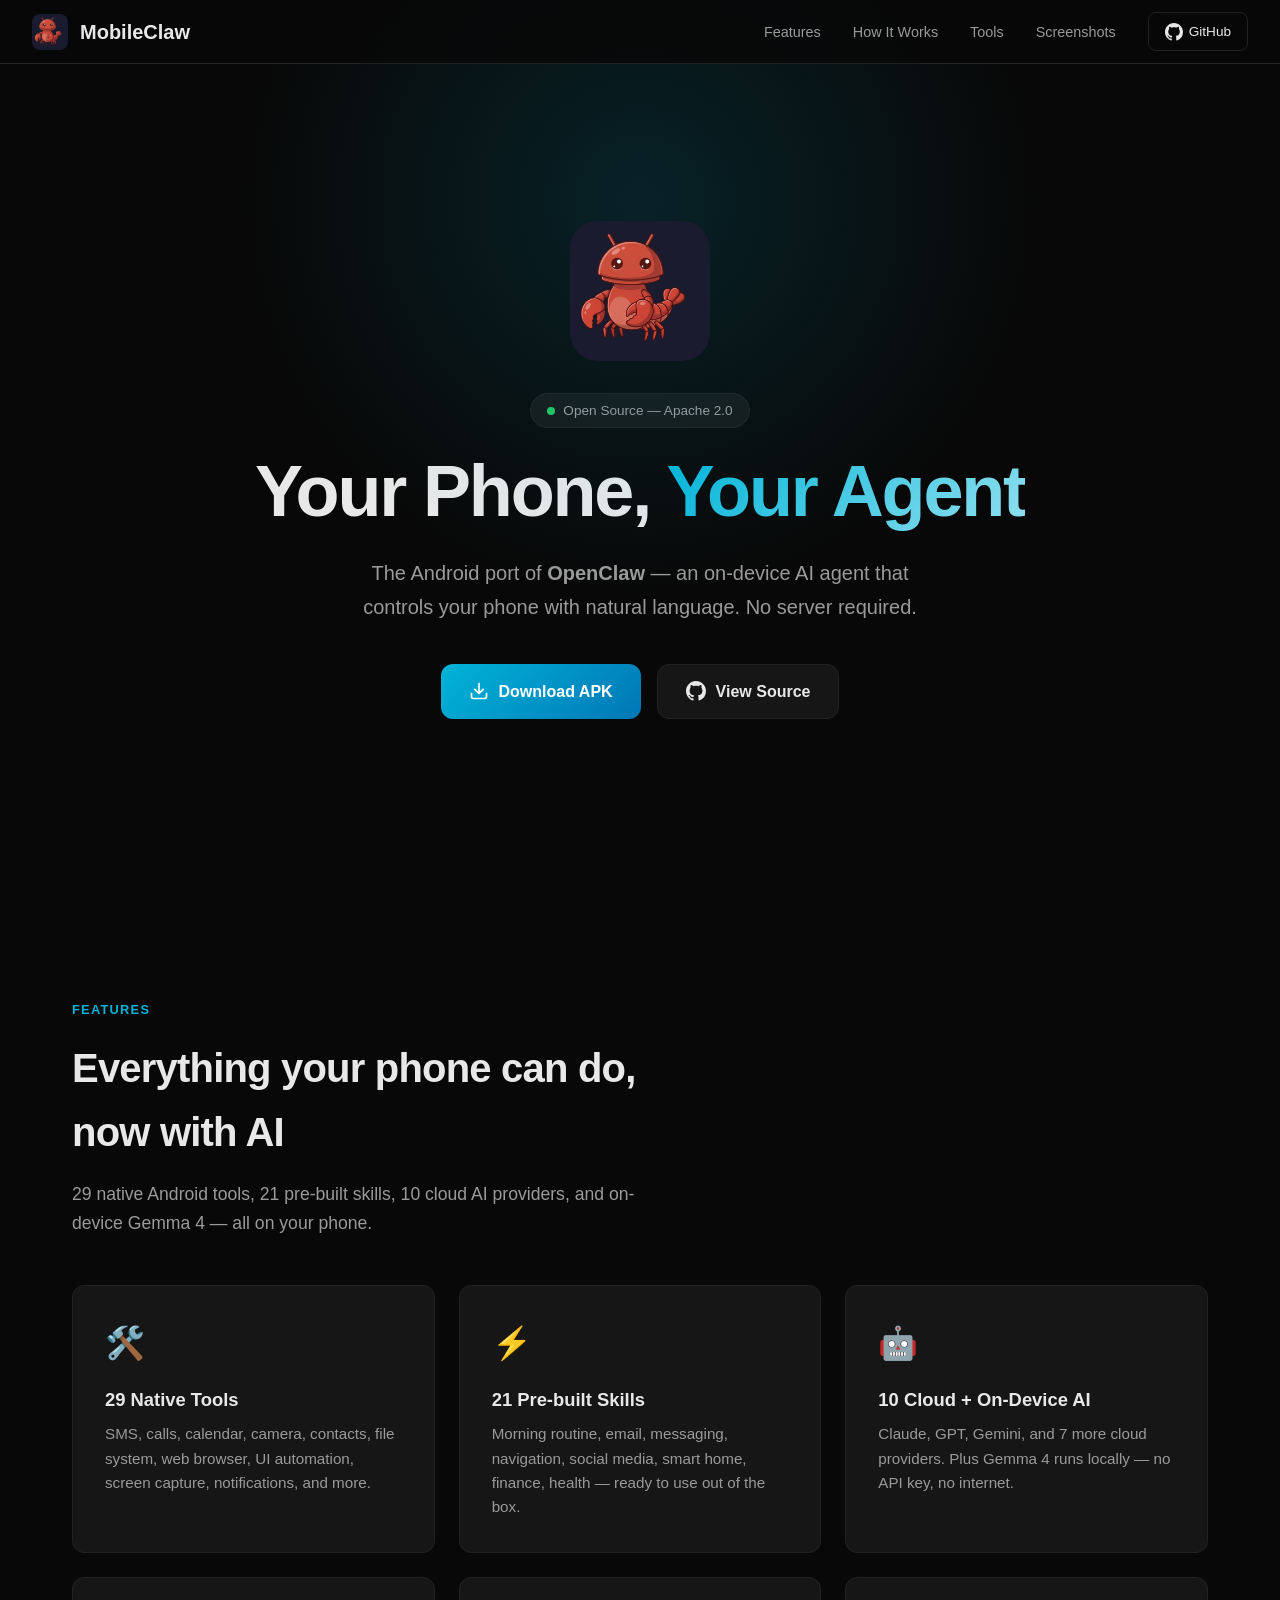
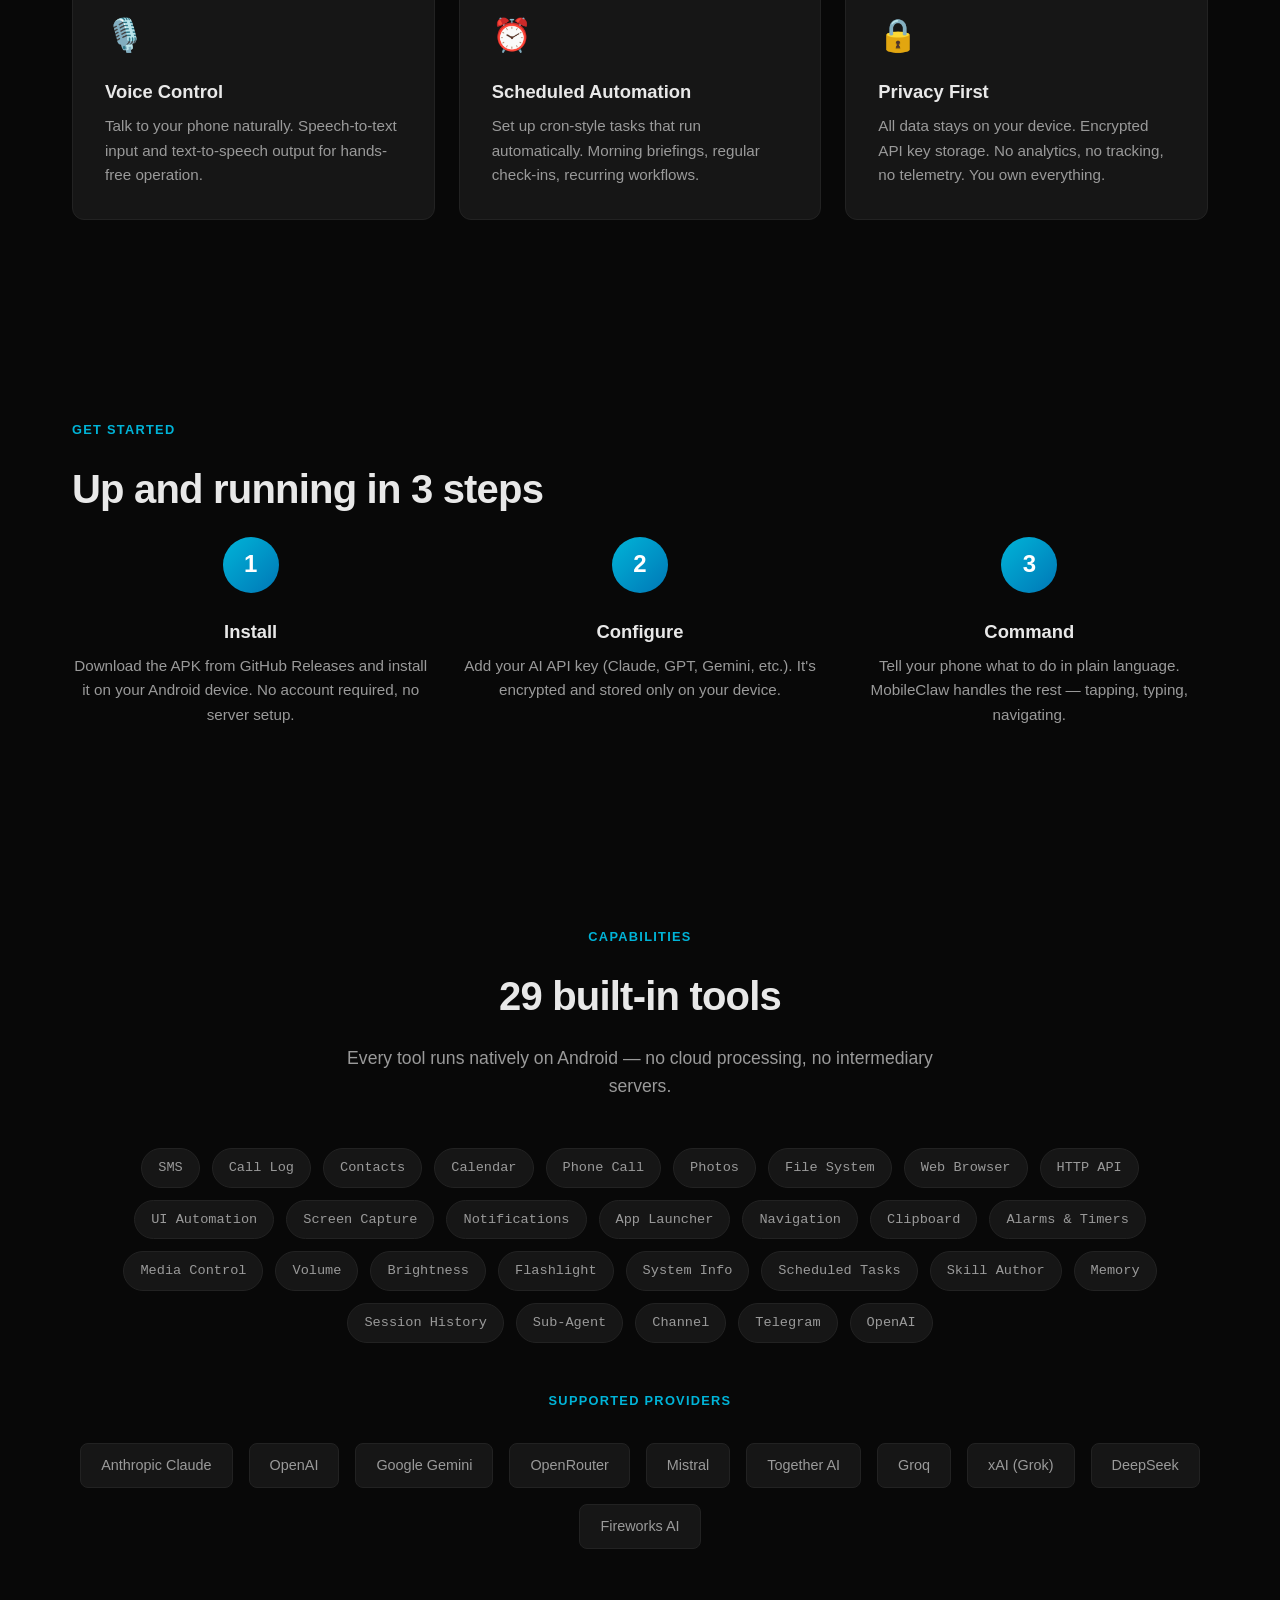
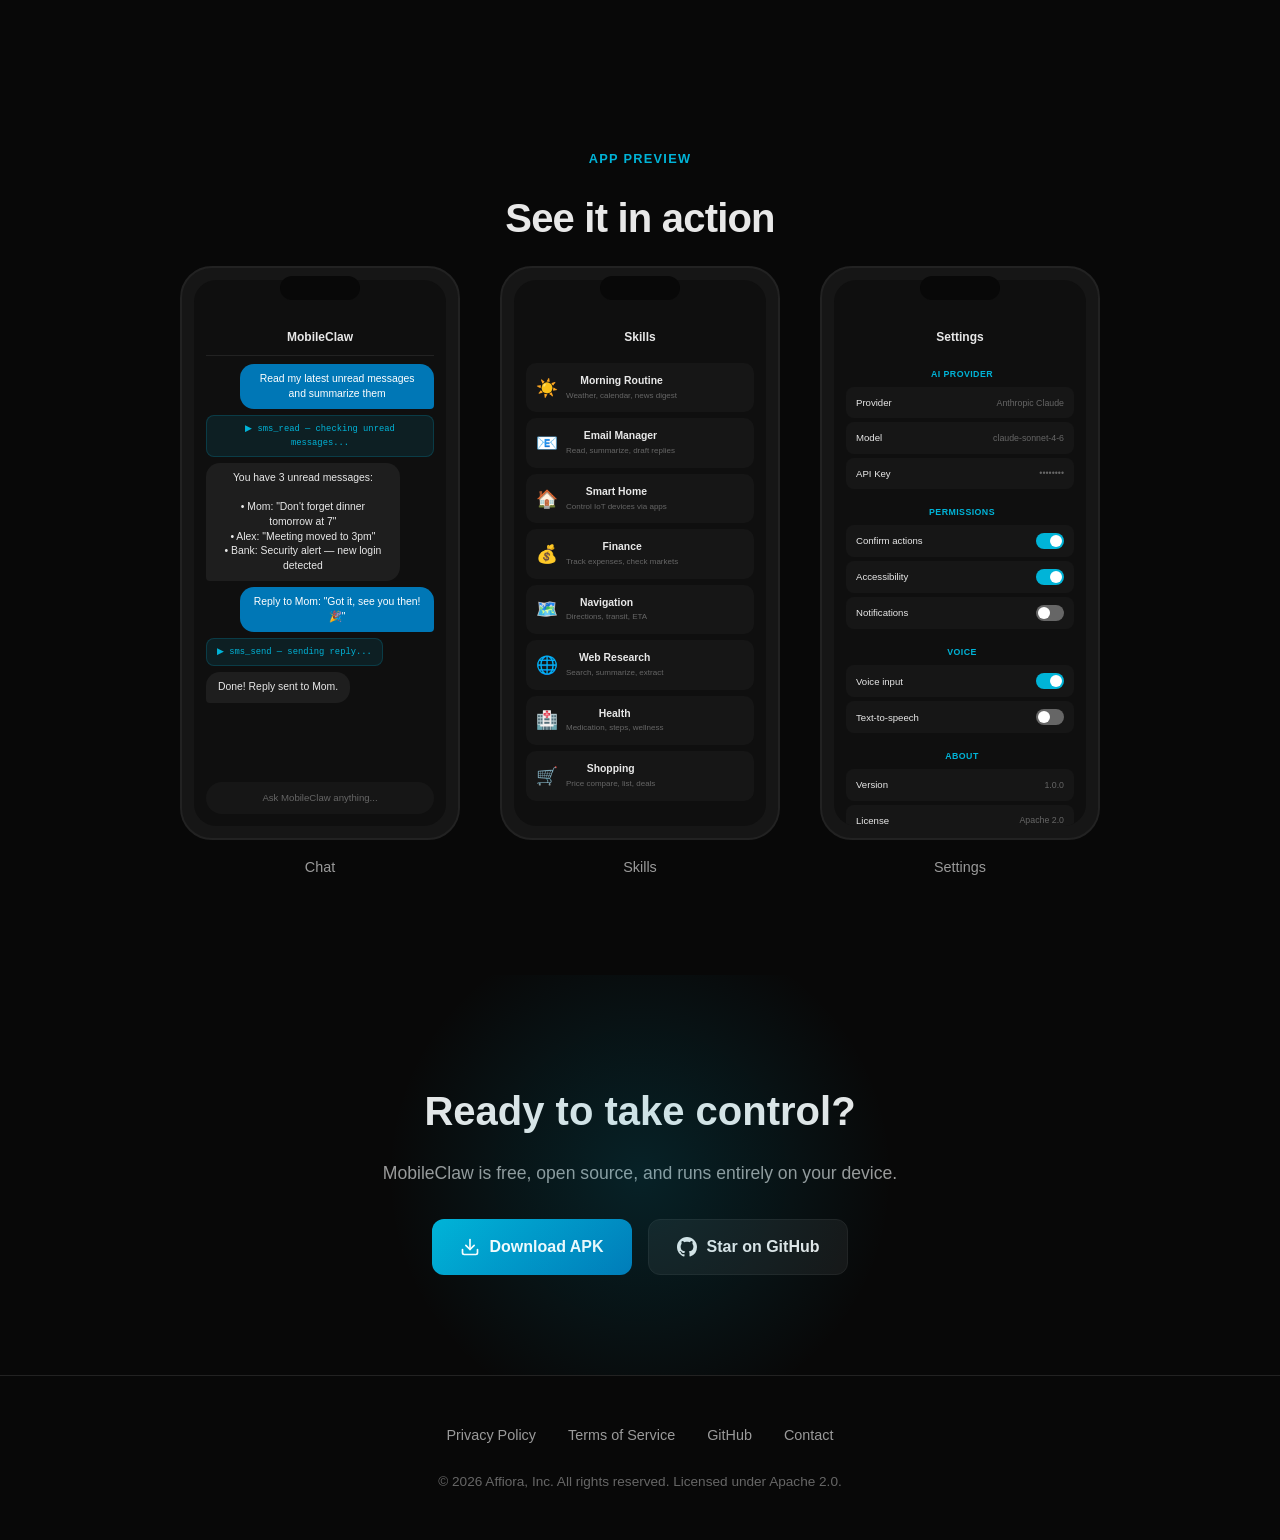
<file: website/index.html>
<!doctype html>
<html lang="en">
    <head>
        <meta charset="UTF-8" />
        <meta name="viewport" content="width=device-width, initial-scale=1.0" />
        <title>MobileClaw — Android AI Agent</title>
        <meta
            name="description"
            content="MobileClaw is an Android-native AI agent that controls your phone with natural language. The mobile port of OpenClaw."
        />
        <meta
            property="og:title"
            content="MobileClaw — Your Phone, Your Agent"
        />
        <meta
            property="og:description"
            content="An Android-native AI agent that controls your phone. The mobile port of OpenClaw."
        />
        <meta property="og:type" content="website" />
        <meta property="og:url" content="https://mobile-claw.affiora.ai" />
        <meta name="twitter:card" content="summary_large_image" />
        <link rel="icon" href="assets/ic_launcher.png" type="image/png" />
        <link rel="stylesheet" href="style.css" />
    </head>
    <body>
        <!-- Navigation -->
        <nav class="navbar">
            <a href="/" class="navbar-brand">
                <img src="assets/ic_launcher.png" alt="MobileClaw" />
                <span>MobileClaw</span>
            </a>
            <button
                class="mobile-menu-btn"
                onclick="document.querySelector('.navbar-links').classList.toggle('open')"
                aria-label="Toggle menu"
            >
                ☰
            </button>
            <ul class="navbar-links">
                <li><a href="#features">Features</a></li>
                <li><a href="#how-it-works">How It Works</a></li>
                <li><a href="#tools">Tools</a></li>
                <li><a href="#screenshots">Screenshots</a></li>
                <li>
                    <a
                        href="https://github.com/AidenYangX/mobileclaw"
                        target="_blank"
                        rel="noopener"
                        class="btn-github"
                    >
                        <svg
                            width="18"
                            height="18"
                            viewBox="0 0 16 16"
                            fill="currentColor"
                        >
                            <path
                                d="M8 0C3.58 0 0 3.58 0 8c0 3.54 2.29 6.53 5.47 7.59.4.07.55-.17.55-.38 0-.19-.01-.82-.01-1.49-2.01.37-2.53-.49-2.69-.94-.09-.23-.48-.94-.82-1.13-.28-.15-.68-.52-.01-.53.63-.01 1.08.58 1.23.82.72 1.21 1.87.87 2.33.66.07-.52.28-.87.51-1.07-1.78-.2-3.64-.89-3.64-3.95 0-.87.31-1.59.82-2.15-.08-.2-.36-1.02.08-2.12 0 0 .67-.21 2.2.82.64-.18 1.32-.27 2-.27.68 0 1.36.09 2 .27 1.53-1.04 2.2-.82 2.2-.82.44 1.1.16 1.92.08 2.12.51.56.82 1.27.82 2.15 0 3.07-1.87 3.75-3.65 3.95.29.25.54.73.54 1.48 0 1.07-.01 1.93-.01 2.2 0 .21.15.46.55.38A8.013 8.013 0 0016 8c0-4.42-3.58-8-8-8z"
                            />
                        </svg>
                        GitHub
                    </a>
                </li>
            </ul>
        </nav>

        <!-- Hero -->
        <section class="hero">
            <img
                src="assets/logo.png"
                alt="MobileClaw Logo"
                class="hero-logo"
            />
            <div class="hero-badge">
                <span class="dot"></span>
                Open Source — Apache 2.0
            </div>
            <h1>Your Phone, <span class="gradient">Your Agent</span></h1>
            <p class="hero-subtitle">
                The Android port of <strong>OpenClaw</strong> — an on-device AI
                agent that controls your phone with natural language. No server
                required.
            </p>
            <div class="hero-actions">
                <a
                    href="https://github.com/AidenYangX/mobileclaw/releases/latest"
                    target="_blank"
                    rel="noopener"
                    class="btn-primary"
                >
                    <svg
                        width="20"
                        height="20"
                        viewBox="0 0 24 24"
                        fill="none"
                        stroke="currentColor"
                        stroke-width="2"
                        stroke-linecap="round"
                        stroke-linejoin="round"
                    >
                        <path d="M21 15v4a2 2 0 01-2 2H5a2 2 0 01-2-2v-4" />
                        <polyline points="7 10 12 15 17 10" />
                        <line x1="12" y1="15" x2="12" y2="3" />
                    </svg>
                    Download APK
                </a>
                <a
                    href="https://github.com/AidenYangX/mobileclaw"
                    target="_blank"
                    rel="noopener"
                    class="btn-secondary"
                >
                    <svg
                        width="20"
                        height="20"
                        viewBox="0 0 16 16"
                        fill="currentColor"
                    >
                        <path
                            d="M8 0C3.58 0 0 3.58 0 8c0 3.54 2.29 6.53 5.47 7.59.4.07.55-.17.55-.38 0-.19-.01-.82-.01-1.49-2.01.37-2.53-.49-2.69-.94-.09-.23-.48-.94-.82-1.13-.28-.15-.68-.52-.01-.53.63-.01 1.08.58 1.23.82.72 1.21 1.87.87 2.33.66.07-.52.28-.87.51-1.07-1.78-.2-3.64-.89-3.64-3.95 0-.87.31-1.59.82-2.15-.08-.2-.36-1.02.08-2.12 0 0 .67-.21 2.2.82.64-.18 1.32-.27 2-.27.68 0 1.36.09 2 .27 1.53-1.04 2.2-.82 2.2-.82.44 1.1.16 1.92.08 2.12.51.56.82 1.27.82 2.15 0 3.07-1.87 3.75-3.65 3.95.29.25.54.73.54 1.48 0 1.07-.01 1.93-.01 2.2 0 .21.15.46.55.38A8.013 8.013 0 0016 8c0-4.42-3.58-8-8-8z"
                        />
                    </svg>
                    View Source
                </a>
            </div>
        </section>

        <!-- Features -->
        <section id="features" class="section fade-in">
            <div class="section-label">Features</div>
            <h2 class="section-title">
                Everything your phone can do,<br />now with AI
            </h2>
            <p class="section-desc">
                29 native Android tools, 21 pre-built skills, 10 cloud AI
                providers, and on-device Gemma 4 — all on your phone.
            </p>

            <div class="features-grid">
                <div class="feature-card">
                    <div class="feature-icon">🛠️</div>
                    <h3>29 Native Tools</h3>
                    <p>
                        SMS, calls, calendar, camera, contacts, file system, web
                        browser, UI automation, screen capture, notifications,
                        and more.
                    </p>
                </div>
                <div class="feature-card">
                    <div class="feature-icon">⚡</div>
                    <h3>21 Pre-built Skills</h3>
                    <p>
                        Morning routine, email, messaging, navigation, social
                        media, smart home, finance, health — ready to use out of
                        the box.
                    </p>
                </div>
                <div class="feature-card">
                    <div class="feature-icon">🤖</div>
                    <h3>10 Cloud + On-Device AI</h3>
                    <p>
                        Claude, GPT, Gemini, and 7 more cloud providers.
                        Plus Gemma 4 runs locally — no API key, no internet.
                    </p>
                </div>
                <div class="feature-card">
                    <div class="feature-icon">🎙️</div>
                    <h3>Voice Control</h3>
                    <p>
                        Talk to your phone naturally. Speech-to-text input and
                        text-to-speech output for hands-free operation.
                    </p>
                </div>
                <div class="feature-card">
                    <div class="feature-icon">⏰</div>
                    <h3>Scheduled Automation</h3>
                    <p>
                        Set up cron-style tasks that run automatically. Morning
                        briefings, regular check-ins, recurring workflows.
                    </p>
                </div>
                <div class="feature-card">
                    <div class="feature-icon">🔒</div>
                    <h3>Privacy First</h3>
                    <p>
                        All data stays on your device. Encrypted API key
                        storage. No analytics, no tracking, no telemetry. You
                        own everything.
                    </p>
                </div>
            </div>
        </section>

        <!-- How It Works -->
        <section id="how-it-works" class="section fade-in">
            <div class="section-label">Get Started</div>
            <h2 class="section-title">Up and running in 3 steps</h2>

            <div class="steps">
                <div class="step">
                    <h3>Install</h3>
                    <p>
                        Download the APK from GitHub Releases and install it on
                        your Android device. No account required, no server
                        setup.
                    </p>
                </div>
                <div class="step">
                    <h3>Configure</h3>
                    <p>
                        Add your AI API key (Claude, GPT, Gemini, etc.). It's
                        encrypted and stored only on your device.
                    </p>
                </div>
                <div class="step">
                    <h3>Command</h3>
                    <p>
                        Tell your phone what to do in plain language. MobileClaw
                        handles the rest — tapping, typing, navigating.
                    </p>
                </div>
            </div>
        </section>

        <!-- Tools -->
        <section id="tools" class="section tools-section fade-in">
            <div class="section-label">Capabilities</div>
            <h2 class="section-title">29 built-in tools</h2>
            <p
                class="section-desc"
                style="margin-left: auto; margin-right: auto"
            >
                Every tool runs natively on Android — no cloud processing, no
                intermediary servers.
            </p>

            <div class="tools-grid">
                <span class="tool-tag">SMS</span>
                <span class="tool-tag">Call Log</span>
                <span class="tool-tag">Contacts</span>
                <span class="tool-tag">Calendar</span>
                <span class="tool-tag">Phone Call</span>
                <span class="tool-tag">Photos</span>
                <span class="tool-tag">File System</span>
                <span class="tool-tag">Web Browser</span>
                <span class="tool-tag">HTTP API</span>
                <span class="tool-tag">UI Automation</span>
                <span class="tool-tag">Screen Capture</span>
                <span class="tool-tag">Notifications</span>
                <span class="tool-tag">App Launcher</span>
                <span class="tool-tag">Navigation</span>
                <span class="tool-tag">Clipboard</span>
                <span class="tool-tag">Alarms & Timers</span>
                <span class="tool-tag">Media Control</span>
                <span class="tool-tag">Volume</span>
                <span class="tool-tag">Brightness</span>
                <span class="tool-tag">Flashlight</span>
                <span class="tool-tag">System Info</span>
                <span class="tool-tag">Scheduled Tasks</span>
                <span class="tool-tag">Skill Author</span>
                <span class="tool-tag">Memory</span>
                <span class="tool-tag">Session History</span>
                <span class="tool-tag">Sub-Agent</span>
                <span class="tool-tag">Channel</span>
                <span class="tool-tag">Telegram</span>
                <span class="tool-tag">OpenAI</span>
            </div>

            <div style="margin-top: 3rem">
                <div class="section-label">Supported Providers</div>
                <div class="providers-row">
                    <span class="provider-badge">Anthropic Claude</span>
                    <span class="provider-badge">OpenAI</span>
                    <span class="provider-badge">Google Gemini</span>
                    <span class="provider-badge">OpenRouter</span>
                    <span class="provider-badge">Mistral</span>
                    <span class="provider-badge">Together AI</span>
                    <span class="provider-badge">Groq</span>
                    <span class="provider-badge">xAI (Grok)</span>
                    <span class="provider-badge">DeepSeek</span>
                    <span class="provider-badge">Fireworks AI</span>
                </div>
            </div>
        </section>

        <!-- Screenshots -->
        <section id="screenshots" class="section screenshots fade-in">
            <div class="section-label">App Preview</div>
            <h2 class="section-title">See it in action</h2>

            <div class="phone-mockups">
                <!-- Chat Screen -->
                <div>
                    <div class="phone-frame">
                        <div class="phone-screen">
                            <div class="mock-chat">
                                <div class="mock-chat-header">MobileClaw</div>
                                <div class="mock-bubble user">
                                    Read my latest unread messages and summarize
                                    them
                                </div>
                                <div class="mock-tool">
                                    ▶ sms_read — checking unread messages...
                                </div>
                                <div class="mock-bubble agent">
                                    You have 3 unread messages:<br /><br />•
                                    Mom: "Don't forget dinner tomorrow at 7"<br />•
                                    Alex: "Meeting moved to 3pm"<br />• Bank:
                                    Security alert — new login detected
                                </div>
                                <div class="mock-bubble user">
                                    Reply to Mom: "Got it, see you then! 🎉"
                                </div>
                                <div class="mock-tool">
                                    ▶ sms_send — sending reply...
                                </div>
                                <div class="mock-bubble agent">
                                    Done! Reply sent to Mom.
                                </div>
                                <div class="mock-input">
                                    Ask MobileClaw anything...
                                </div>
                            </div>
                        </div>
                    </div>
                    <p class="phone-label">Chat</p>
                </div>

                <!-- Skills Screen -->
                <div>
                    <div class="phone-frame">
                        <div class="phone-screen">
                            <div class="mock-skills">
                                <div class="mock-skills-header">Skills</div>
                                <div class="mock-skill-item">
                                    <span class="mock-skill-icon">☀️</span>
                                    <div class="mock-skill-info">
                                        <h4>Morning Routine</h4>
                                        <p>Weather, calendar, news digest</p>
                                    </div>
                                </div>
                                <div class="mock-skill-item">
                                    <span class="mock-skill-icon">📧</span>
                                    <div class="mock-skill-info">
                                        <h4>Email Manager</h4>
                                        <p>Read, summarize, draft replies</p>
                                    </div>
                                </div>
                                <div class="mock-skill-item">
                                    <span class="mock-skill-icon">🏠</span>
                                    <div class="mock-skill-info">
                                        <h4>Smart Home</h4>
                                        <p>Control IoT devices via apps</p>
                                    </div>
                                </div>
                                <div class="mock-skill-item">
                                    <span class="mock-skill-icon">💰</span>
                                    <div class="mock-skill-info">
                                        <h4>Finance</h4>
                                        <p>Track expenses, check markets</p>
                                    </div>
                                </div>
                                <div class="mock-skill-item">
                                    <span class="mock-skill-icon">🗺️</span>
                                    <div class="mock-skill-info">
                                        <h4>Navigation</h4>
                                        <p>Directions, transit, ETA</p>
                                    </div>
                                </div>
                                <div class="mock-skill-item">
                                    <span class="mock-skill-icon">🌐</span>
                                    <div class="mock-skill-info">
                                        <h4>Web Research</h4>
                                        <p>Search, summarize, extract</p>
                                    </div>
                                </div>
                                <div class="mock-skill-item">
                                    <span class="mock-skill-icon">🏥</span>
                                    <div class="mock-skill-info">
                                        <h4>Health</h4>
                                        <p>Medication, steps, wellness</p>
                                    </div>
                                </div>
                                <div class="mock-skill-item">
                                    <span class="mock-skill-icon">🛒</span>
                                    <div class="mock-skill-info">
                                        <h4>Shopping</h4>
                                        <p>Price compare, list, deals</p>
                                    </div>
                                </div>
                            </div>
                        </div>
                    </div>
                    <p class="phone-label">Skills</p>
                </div>

                <!-- Settings Screen -->
                <div>
                    <div class="phone-frame">
                        <div class="phone-screen">
                            <div class="mock-settings">
                                <div class="mock-settings-header">Settings</div>
                                <div class="mock-setting-group">
                                    <div class="mock-setting-group-title">
                                        AI Provider
                                    </div>
                                    <div class="mock-setting-row">
                                        <span class="mock-setting-label"
                                            >Provider</span
                                        >
                                        <span class="mock-setting-value"
                                            >Anthropic Claude</span
                                        >
                                    </div>
                                    <div class="mock-setting-row">
                                        <span class="mock-setting-label"
                                            >Model</span
                                        >
                                        <span class="mock-setting-value"
                                            >claude-sonnet-4-6</span
                                        >
                                    </div>
                                    <div class="mock-setting-row">
                                        <span class="mock-setting-label"
                                            >API Key</span
                                        >
                                        <span class="mock-setting-value"
                                            >••••••••</span
                                        >
                                    </div>
                                </div>
                                <div class="mock-setting-group">
                                    <div class="mock-setting-group-title">
                                        Permissions
                                    </div>
                                    <div class="mock-setting-row">
                                        <span class="mock-setting-label"
                                            >Confirm actions</span
                                        >
                                        <div class="mock-toggle"></div>
                                    </div>
                                    <div class="mock-setting-row">
                                        <span class="mock-setting-label"
                                            >Accessibility</span
                                        >
                                        <div class="mock-toggle"></div>
                                    </div>
                                    <div class="mock-setting-row">
                                        <span class="mock-setting-label"
                                            >Notifications</span
                                        >
                                        <div class="mock-toggle off"></div>
                                    </div>
                                </div>
                                <div class="mock-setting-group">
                                    <div class="mock-setting-group-title">
                                        Voice
                                    </div>
                                    <div class="mock-setting-row">
                                        <span class="mock-setting-label"
                                            >Voice input</span
                                        >
                                        <div class="mock-toggle"></div>
                                    </div>
                                    <div class="mock-setting-row">
                                        <span class="mock-setting-label"
                                            >Text-to-speech</span
                                        >
                                        <div class="mock-toggle off"></div>
                                    </div>
                                </div>
                                <div class="mock-setting-group">
                                    <div class="mock-setting-group-title">
                                        About
                                    </div>
                                    <div class="mock-setting-row">
                                        <span class="mock-setting-label"
                                            >Version</span
                                        >
                                        <span class="mock-setting-value"
                                            >1.0.0</span
                                        >
                                    </div>
                                    <div class="mock-setting-row">
                                        <span class="mock-setting-label"
                                            >License</span
                                        >
                                        <span class="mock-setting-value"
                                            >Apache 2.0</span
                                        >
                                    </div>
                                </div>
                            </div>
                        </div>
                    </div>
                    <p class="phone-label">Settings</p>
                </div>
            </div>
        </section>

        <!-- CTA -->
        <section class="cta fade-in">
            <h2>Ready to take control?</h2>
            <p>
                MobileClaw is free, open source, and runs entirely on your
                device.
            </p>
            <div class="hero-actions">
                <a
                    href="https://github.com/AidenYangX/mobileclaw/releases/latest"
                    target="_blank"
                    rel="noopener"
                    class="btn-primary"
                >
                    <svg
                        width="20"
                        height="20"
                        viewBox="0 0 24 24"
                        fill="none"
                        stroke="currentColor"
                        stroke-width="2"
                        stroke-linecap="round"
                        stroke-linejoin="round"
                    >
                        <path d="M21 15v4a2 2 0 01-2 2H5a2 2 0 01-2-2v-4" />
                        <polyline points="7 10 12 15 17 10" />
                        <line x1="12" y1="15" x2="12" y2="3" />
                    </svg>
                    Download APK
                </a>
                <a
                    href="https://github.com/AidenYangX/mobileclaw"
                    target="_blank"
                    rel="noopener"
                    class="btn-secondary"
                >
                    <svg
                        width="20"
                        height="20"
                        viewBox="0 0 16 16"
                        fill="currentColor"
                    >
                        <path
                            d="M8 0C3.58 0 0 3.58 0 8c0 3.54 2.29 6.53 5.47 7.59.4.07.55-.17.55-.38 0-.19-.01-.82-.01-1.49-2.01.37-2.53-.49-2.69-.94-.09-.23-.48-.94-.82-1.13-.28-.15-.68-.52-.01-.53.63-.01 1.08.58 1.23.82.72 1.21 1.87.87 2.33.66.07-.52.28-.87.51-1.07-1.78-.2-3.64-.89-3.64-3.95 0-.87.31-1.59.82-2.15-.08-.2-.36-1.02.08-2.12 0 0 .67-.21 2.2.82.64-.18 1.32-.27 2-.27.68 0 1.36.09 2 .27 1.53-1.04 2.2-.82 2.2-.82.44 1.1.16 1.92.08 2.12.51.56.82 1.27.82 2.15 0 3.07-1.87 3.75-3.65 3.95.29.25.54.73.54 1.48 0 1.07-.01 1.93-.01 2.2 0 .21.15.46.55.38A8.013 8.013 0 0016 8c0-4.42-3.58-8-8-8z"
                        />
                    </svg>
                    Star on GitHub
                </a>
            </div>
        </section>

        <!-- Footer -->
        <footer class="footer">
            <div class="footer-links">
                <a href="privacy.html">Privacy Policy</a>
                <a href="terms.html">Terms of Service</a>
                <a
                    href="https://github.com/AidenYangX/mobileclaw"
                    target="_blank"
                    rel="noopener"
                    >GitHub</a
                >
                <a href="mailto:cksun@affiora.ai">Contact</a>
            </div>
            <p class="footer-copy">
                &copy; 2026 Affiora, Inc. All rights reserved. Licensed under
                Apache 2.0.
            </p>
        </footer>

        <!-- Scroll animations -->
        <script>
            const observer = new IntersectionObserver(
                (entries) => {
                    entries.forEach((entry) => {
                        if (entry.isIntersecting) {
                            entry.target.classList.add("visible");
                        }
                    });
                },
                { threshold: 0.1 },
            );

            document
                .querySelectorAll(".fade-in")
                .forEach((el) => observer.observe(el));
        </script>
    </body>
</html>
</file>
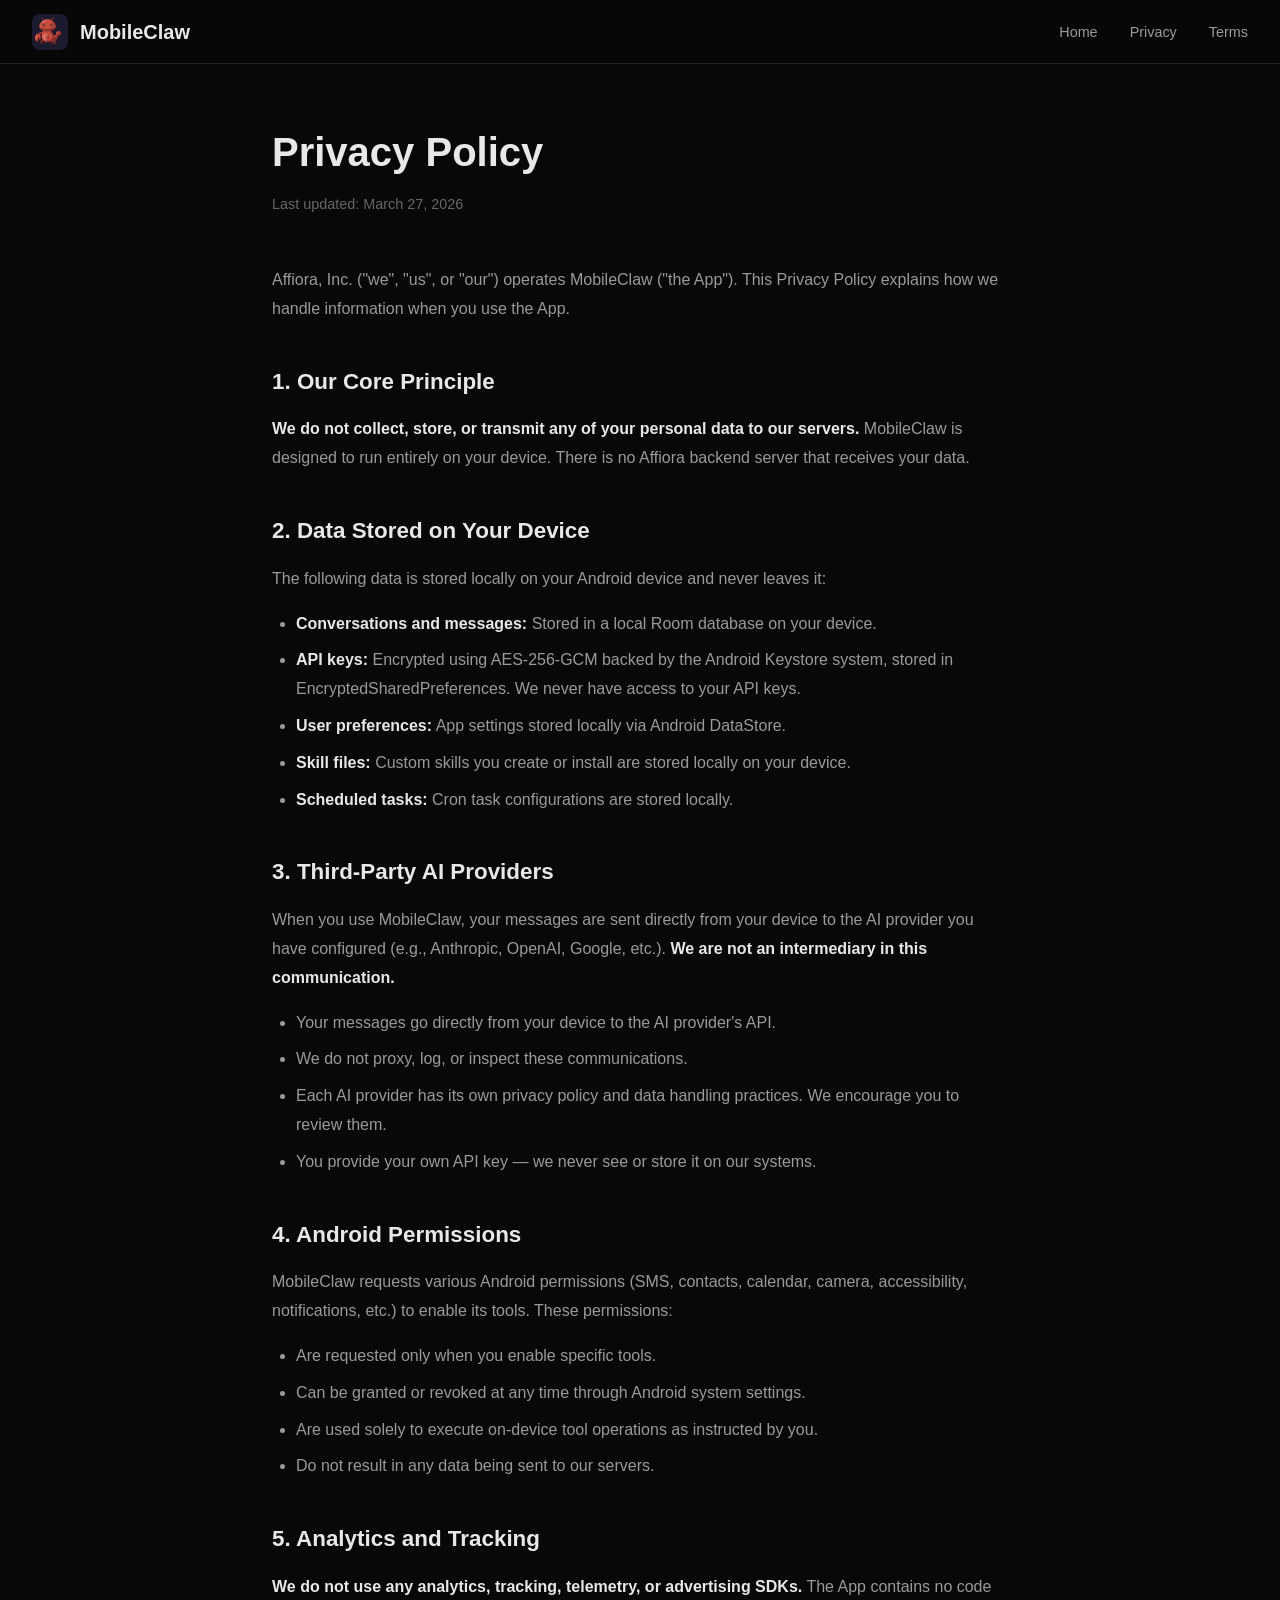
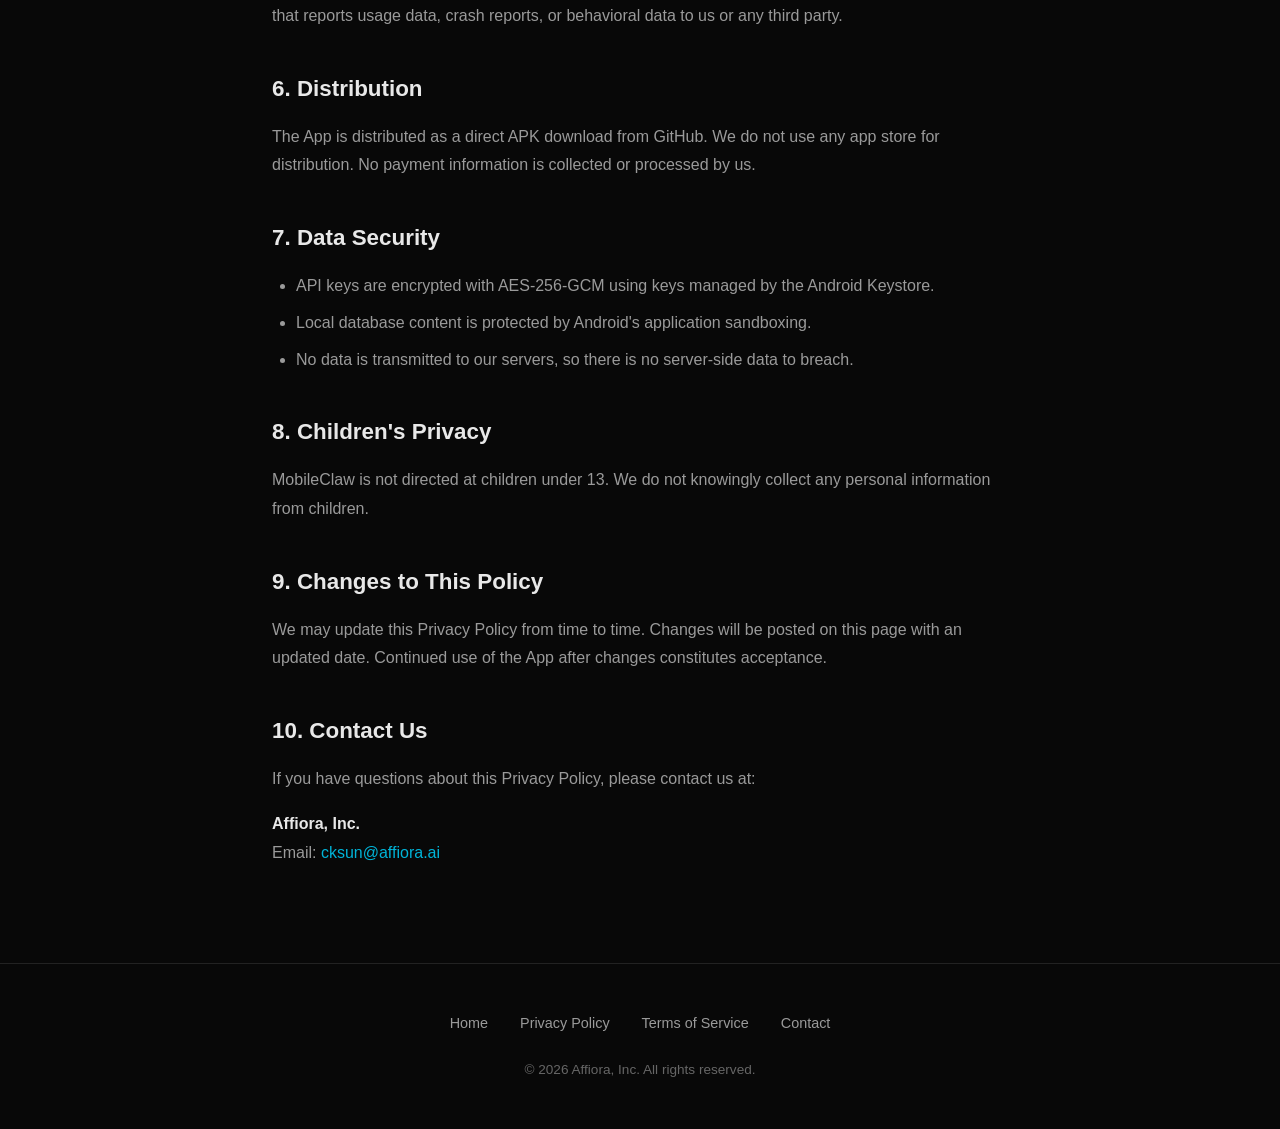
<file: website/privacy.html>
<!doctype html>
<html lang="en">
    <head>
        <meta charset="UTF-8" />
        <meta name="viewport" content="width=device-width, initial-scale=1.0" />
        <title>Privacy Policy — MobileClaw</title>
        <meta
            name="description"
            content="MobileClaw Privacy Policy. We don't collect your data."
        />
        <link rel="icon" href="assets/ic_launcher.png" type="image/png" />
        <link rel="stylesheet" href="style.css" />
    </head>
    <body>
        <nav class="navbar">
            <a href="/" class="navbar-brand">
                <img src="assets/ic_launcher.png" alt="MobileClaw" />
                <span>MobileClaw</span>
            </a>
            <button
                class="mobile-menu-btn"
                onclick="document.querySelector('.navbar-links').classList.toggle('open')"
                aria-label="Toggle menu"
            >
                ☰
            </button>
            <ul class="navbar-links">
                <li><a href="/">Home</a></li>
                <li><a href="privacy.html">Privacy</a></li>
                <li><a href="terms.html">Terms</a></li>
            </ul>
        </nav>

        <main class="legal-page">
            <h1>Privacy Policy</h1>
            <p class="last-updated">Last updated: March 27, 2026</p>

            <p>
                Affiora, Inc. ("we", "us", or "our") operates MobileClaw ("the
                App"). This Privacy Policy explains how we handle information
                when you use the App.
            </p>

            <h2>1. Our Core Principle</h2>
            <p>
                <strong
                    >We do not collect, store, or transmit any of your personal
                    data to our servers.</strong
                >
                MobileClaw is designed to run entirely on your device. There is
                no Affiora backend server that receives your data.
            </p>

            <h2>2. Data Stored on Your Device</h2>
            <p>
                The following data is stored locally on your Android device and
                never leaves it:
            </p>
            <ul>
                <li>
                    <strong>Conversations and messages:</strong> Stored in a
                    local Room database on your device.
                </li>
                <li>
                    <strong>API keys:</strong> Encrypted using AES-256-GCM
                    backed by the Android Keystore system, stored in
                    EncryptedSharedPreferences. We never have access to your API
                    keys.
                </li>
                <li>
                    <strong>User preferences:</strong> App settings stored
                    locally via Android DataStore.
                </li>
                <li>
                    <strong>Skill files:</strong> Custom skills you create or
                    install are stored locally on your device.
                </li>
                <li>
                    <strong>Scheduled tasks:</strong> Cron task configurations
                    are stored locally.
                </li>
            </ul>

            <h2>3. Third-Party AI Providers</h2>
            <p>
                When you use MobileClaw, your messages are sent directly from
                your device to the AI provider you have configured (e.g.,
                Anthropic, OpenAI, Google, etc.).
                <strong
                    >We are not an intermediary in this communication.</strong
                >
            </p>
            <ul>
                <li>
                    Your messages go directly from your device to the AI
                    provider's API.
                </li>
                <li>We do not proxy, log, or inspect these communications.</li>
                <li>
                    Each AI provider has its own privacy policy and data
                    handling practices. We encourage you to review them.
                </li>
                <li>
                    You provide your own API key — we never see or store it on
                    our systems.
                </li>
            </ul>

            <h2>4. Android Permissions</h2>
            <p>
                MobileClaw requests various Android permissions (SMS, contacts,
                calendar, camera, accessibility, notifications, etc.) to enable
                its tools. These permissions:
            </p>
            <ul>
                <li>Are requested only when you enable specific tools.</li>
                <li>
                    Can be granted or revoked at any time through Android system
                    settings.
                </li>
                <li>
                    Are used solely to execute on-device tool operations as
                    instructed by you.
                </li>
                <li>Do not result in any data being sent to our servers.</li>
            </ul>

            <h2>5. Analytics and Tracking</h2>
            <p>
                <strong
                    >We do not use any analytics, tracking, telemetry, or
                    advertising SDKs.</strong
                >
                The App contains no code that reports usage data, crash reports,
                or behavioral data to us or any third party.
            </p>

            <h2>6. Distribution</h2>
            <p>
                The App is distributed as a direct APK download from GitHub. We
                do not use any app store for distribution. No payment
                information is collected or processed by us.
            </p>

            <h2>7. Data Security</h2>
            <ul>
                <li>
                    API keys are encrypted with AES-256-GCM using keys managed
                    by the Android Keystore.
                </li>
                <li>
                    Local database content is protected by Android's application
                    sandboxing.
                </li>
                <li>
                    No data is transmitted to our servers, so there is no
                    server-side data to breach.
                </li>
            </ul>

            <h2>8. Children's Privacy</h2>
            <p>
                MobileClaw is not directed at children under 13. We do not
                knowingly collect any personal information from children.
            </p>

            <h2>9. Changes to This Policy</h2>
            <p>
                We may update this Privacy Policy from time to time. Changes
                will be posted on this page with an updated date. Continued use
                of the App after changes constitutes acceptance.
            </p>

            <h2>10. Contact Us</h2>
            <p>
                If you have questions about this Privacy Policy, please contact
                us at:
            </p>
            <p>
                <strong>Affiora, Inc.</strong><br />
                Email: <a href="mailto:cksun@affiora.ai">cksun@affiora.ai</a>
            </p>
        </main>

        <footer class="footer">
            <div class="footer-links">
                <a href="/">Home</a>
                <a href="privacy.html">Privacy Policy</a>
                <a href="terms.html">Terms of Service</a>
                <a href="mailto:cksun@affiora.ai">Contact</a>
            </div>
            <p class="footer-copy">
                &copy; 2026 Affiora, Inc. All rights reserved.
            </p>
        </footer>
    </body>
</html>
</file>
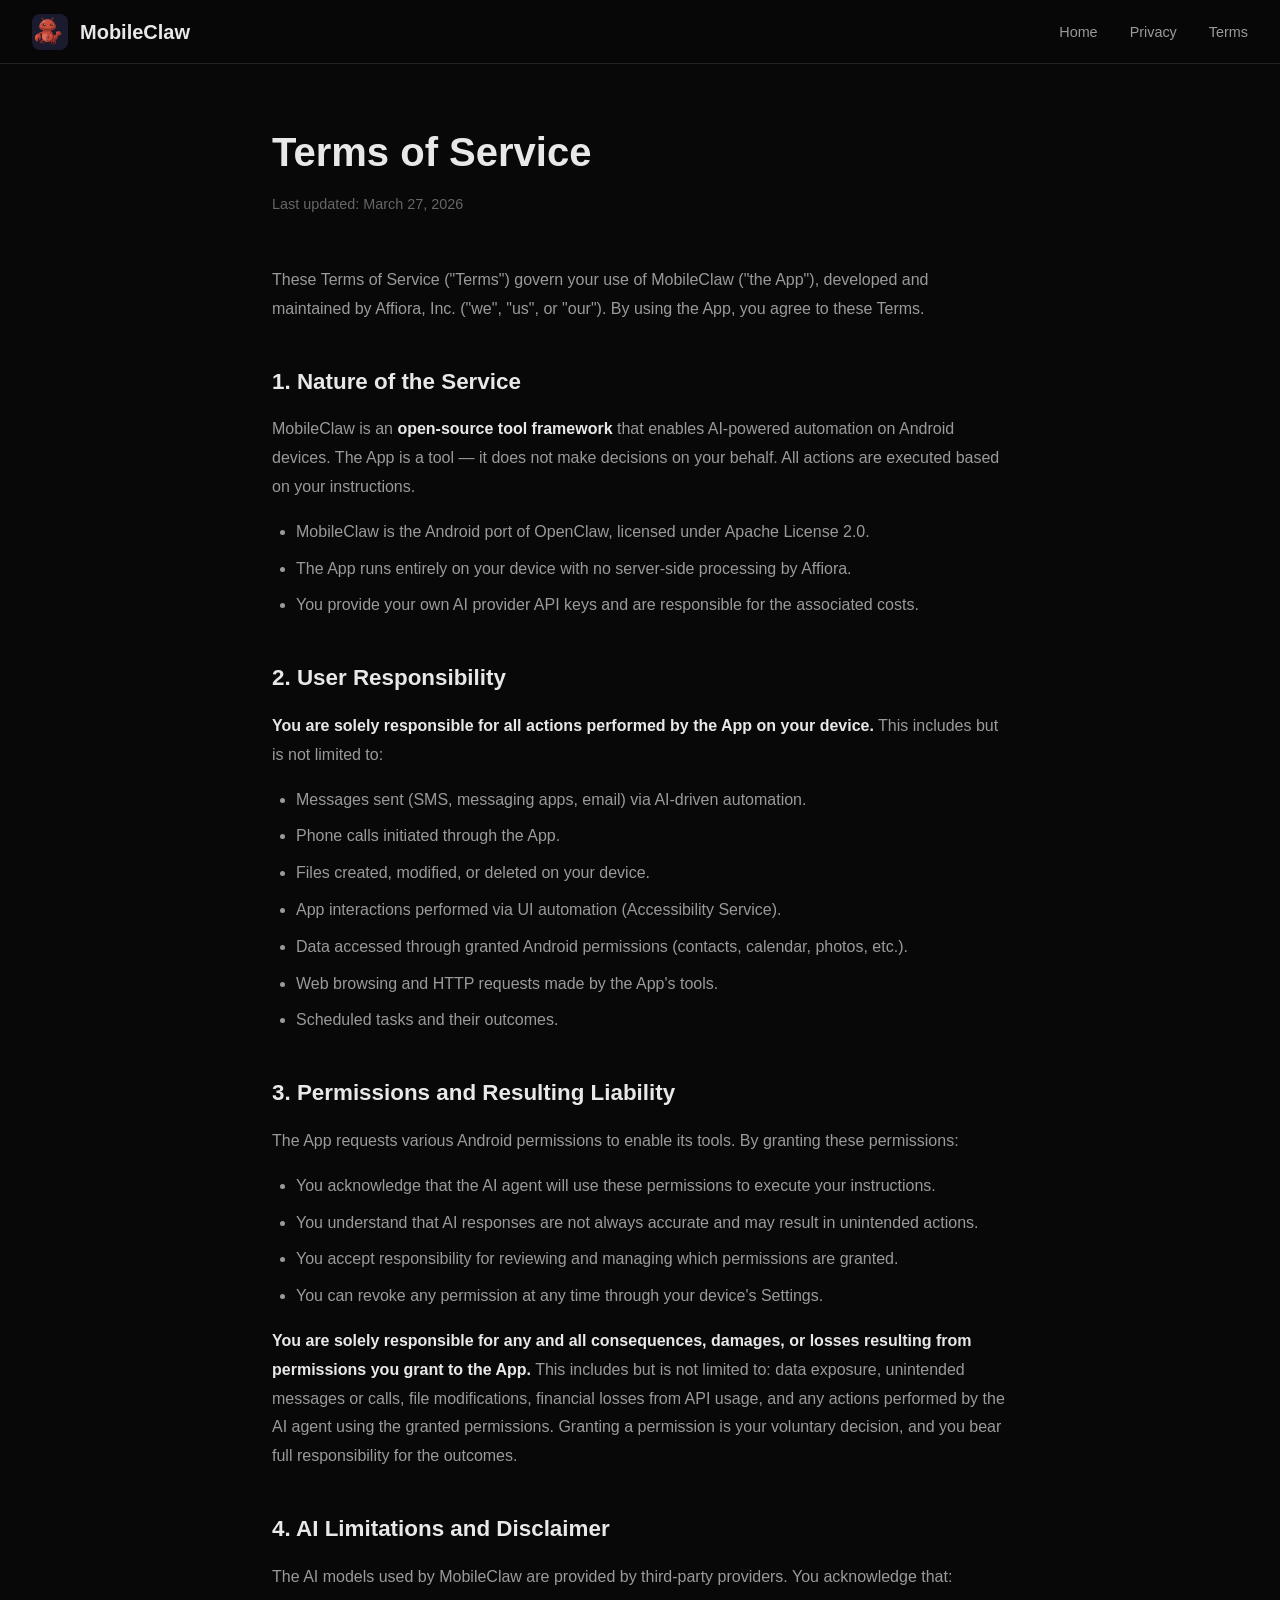
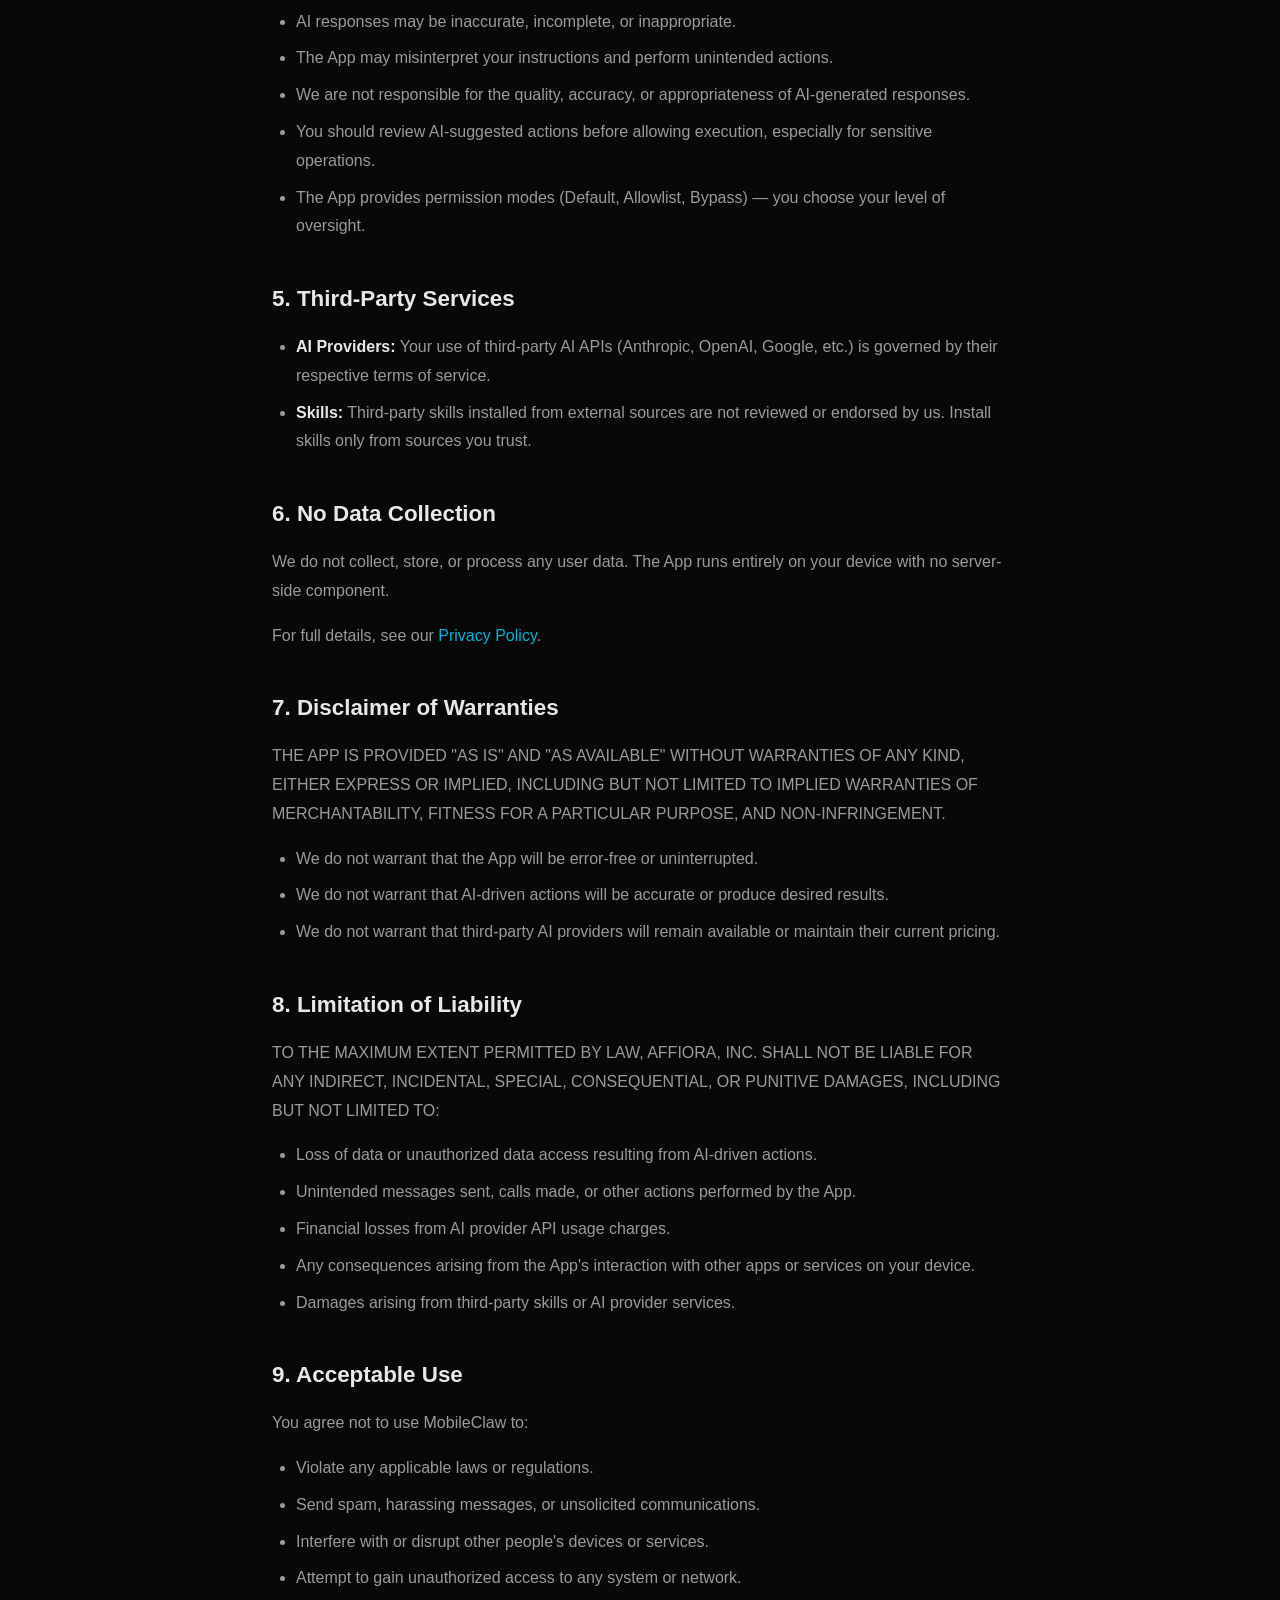
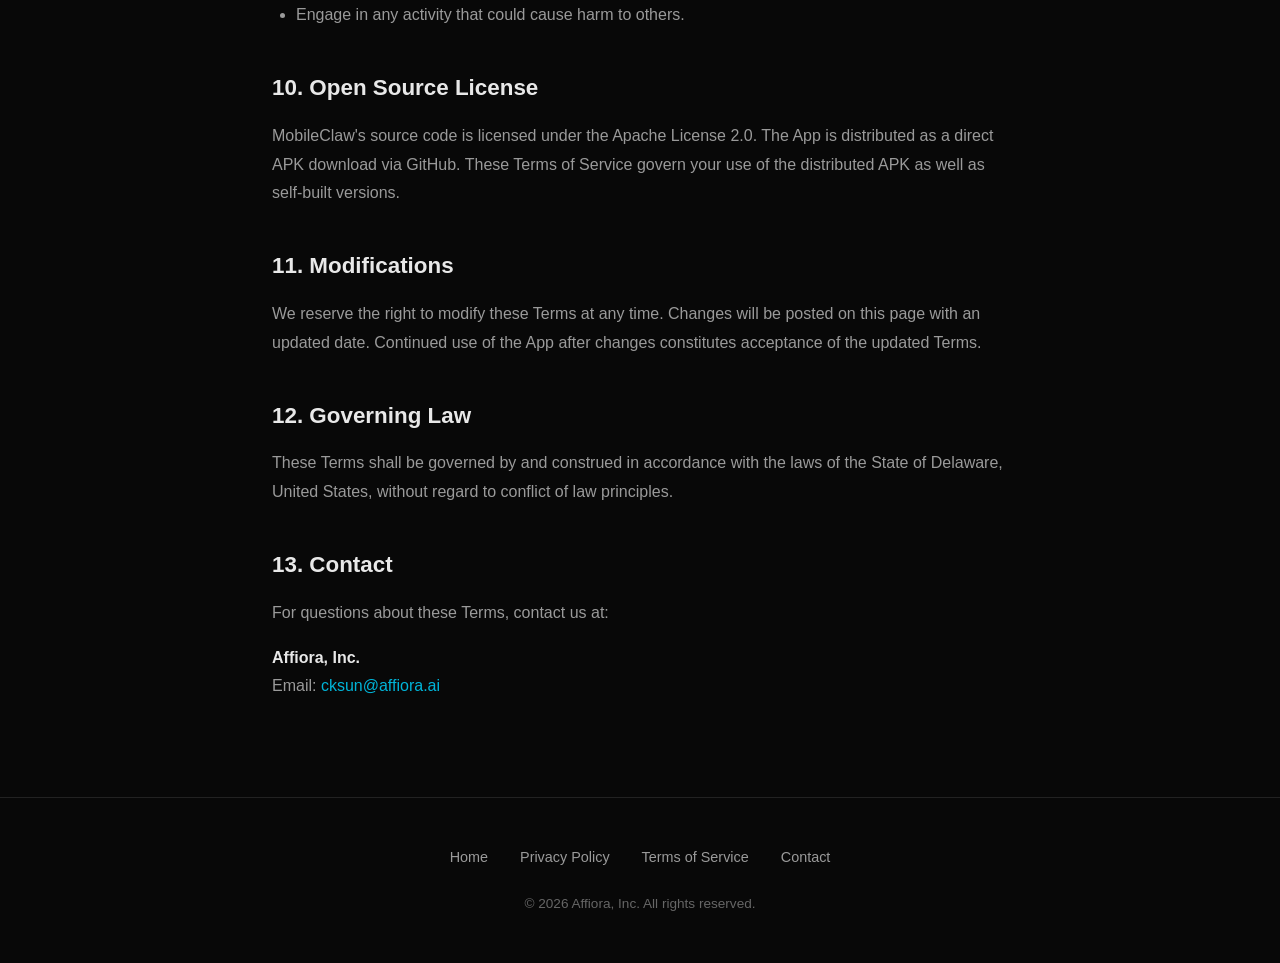
<file: website/terms.html>
<!doctype html>
<html lang="en">
    <head>
        <meta charset="UTF-8" />
        <meta name="viewport" content="width=device-width, initial-scale=1.0" />
        <title>Terms of Service — MobileClaw</title>
        <meta name="description" content="MobileClaw Terms of Service." />
        <link rel="icon" href="assets/ic_launcher.png" type="image/png" />
        <link rel="stylesheet" href="style.css" />
    </head>
    <body>
        <nav class="navbar">
            <a href="/" class="navbar-brand">
                <img src="assets/ic_launcher.png" alt="MobileClaw" />
                <span>MobileClaw</span>
            </a>
            <button
                class="mobile-menu-btn"
                onclick="document.querySelector('.navbar-links').classList.toggle('open')"
                aria-label="Toggle menu"
            >
                ☰
            </button>
            <ul class="navbar-links">
                <li><a href="/">Home</a></li>
                <li><a href="privacy.html">Privacy</a></li>
                <li><a href="terms.html">Terms</a></li>
            </ul>
        </nav>

        <main class="legal-page">
            <h1>Terms of Service</h1>
            <p class="last-updated">Last updated: March 27, 2026</p>

            <p>
                These Terms of Service ("Terms") govern your use of MobileClaw
                ("the App"), developed and maintained by Affiora, Inc. ("we",
                "us", or "our"). By using the App, you agree to these Terms.
            </p>

            <h2>1. Nature of the Service</h2>
            <p>
                MobileClaw is an
                <strong>open-source tool framework</strong> that enables
                AI-powered automation on Android devices. The App is a tool — it
                does not make decisions on your behalf. All actions are executed
                based on your instructions.
            </p>
            <ul>
                <li>
                    MobileClaw is the Android port of OpenClaw, licensed under
                    Apache License 2.0.
                </li>
                <li>
                    The App runs entirely on your device with no server-side
                    processing by Affiora.
                </li>
                <li>
                    You provide your own AI provider API keys and are
                    responsible for the associated costs.
                </li>
            </ul>

            <h2>2. User Responsibility</h2>
            <p>
                <strong
                    >You are solely responsible for all actions performed by the
                    App on your device.</strong
                >
                This includes but is not limited to:
            </p>
            <ul>
                <li>
                    Messages sent (SMS, messaging apps, email) via AI-driven
                    automation.
                </li>
                <li>Phone calls initiated through the App.</li>
                <li>Files created, modified, or deleted on your device.</li>
                <li>
                    App interactions performed via UI automation (Accessibility
                    Service).
                </li>
                <li>
                    Data accessed through granted Android permissions (contacts,
                    calendar, photos, etc.).
                </li>
                <li>Web browsing and HTTP requests made by the App's tools.</li>
                <li>Scheduled tasks and their outcomes.</li>
            </ul>

            <h2>3. Permissions and Resulting Liability</h2>
            <p>
                The App requests various Android permissions to enable its
                tools. By granting these permissions:
            </p>
            <ul>
                <li>
                    You acknowledge that the AI agent will use these permissions
                    to execute your instructions.
                </li>
                <li>
                    You understand that AI responses are not always accurate and
                    may result in unintended actions.
                </li>
                <li>
                    You accept responsibility for reviewing and managing which
                    permissions are granted.
                </li>
                <li>
                    You can revoke any permission at any time through your
                    device's Settings.
                </li>
            </ul>
            <p>
                <strong
                    >You are solely responsible for any and all consequences,
                    damages, or losses resulting from permissions you grant to
                    the App.</strong
                >
                This includes but is not limited to: data exposure, unintended
                messages or calls, file modifications, financial losses from API
                usage, and any actions performed by the AI agent using the
                granted permissions. Granting a permission is your voluntary
                decision, and you bear full responsibility for the outcomes.
            </p>

            <h2>4. AI Limitations and Disclaimer</h2>
            <p>
                The AI models used by MobileClaw are provided by third-party
                providers. You acknowledge that:
            </p>
            <ul>
                <li>
                    AI responses may be inaccurate, incomplete, or
                    inappropriate.
                </li>
                <li>
                    The App may misinterpret your instructions and perform
                    unintended actions.
                </li>
                <li>
                    We are not responsible for the quality, accuracy, or
                    appropriateness of AI-generated responses.
                </li>
                <li>
                    You should review AI-suggested actions before allowing
                    execution, especially for sensitive operations.
                </li>
                <li>
                    The App provides permission modes (Default, Allowlist,
                    Bypass) — you choose your level of oversight.
                </li>
            </ul>

            <h2>5. Third-Party Services</h2>
            <ul>
                <li>
                    <strong>AI Providers:</strong> Your use of third-party AI
                    APIs (Anthropic, OpenAI, Google, etc.) is governed by their
                    respective terms of service.
                </li>
                <li>
                    <strong>Skills:</strong> Third-party skills installed from
                    external sources are not reviewed or endorsed by us. Install
                    skills only from sources you trust.
                </li>
            </ul>

            <h2>6. No Data Collection</h2>
            <p>
                We do not collect, store, or process any user data. The App runs
                entirely on your device with no server-side component.
            </p>
            <p>
                For full details, see our
                <a href="privacy.html">Privacy Policy</a>.
            </p>

            <h2>7. Disclaimer of Warranties</h2>
            <p>
                THE APP IS PROVIDED "AS IS" AND "AS AVAILABLE" WITHOUT
                WARRANTIES OF ANY KIND, EITHER EXPRESS OR IMPLIED, INCLUDING BUT
                NOT LIMITED TO IMPLIED WARRANTIES OF MERCHANTABILITY, FITNESS
                FOR A PARTICULAR PURPOSE, AND NON-INFRINGEMENT.
            </p>
            <ul>
                <li>
                    We do not warrant that the App will be error-free or
                    uninterrupted.
                </li>
                <li>
                    We do not warrant that AI-driven actions will be accurate or
                    produce desired results.
                </li>
                <li>
                    We do not warrant that third-party AI providers will remain
                    available or maintain their current pricing.
                </li>
            </ul>

            <h2>8. Limitation of Liability</h2>
            <p>
                TO THE MAXIMUM EXTENT PERMITTED BY LAW, AFFIORA, INC. SHALL NOT
                BE LIABLE FOR ANY INDIRECT, INCIDENTAL, SPECIAL, CONSEQUENTIAL,
                OR PUNITIVE DAMAGES, INCLUDING BUT NOT LIMITED TO:
            </p>
            <ul>
                <li>
                    Loss of data or unauthorized data access resulting from
                    AI-driven actions.
                </li>
                <li>
                    Unintended messages sent, calls made, or other actions
                    performed by the App.
                </li>
                <li>Financial losses from AI provider API usage charges.</li>
                <li>
                    Any consequences arising from the App's interaction with
                    other apps or services on your device.
                </li>
                <li>
                    Damages arising from third-party skills or AI provider
                    services.
                </li>
            </ul>

            <h2>9. Acceptable Use</h2>
            <p>You agree not to use MobileClaw to:</p>
            <ul>
                <li>Violate any applicable laws or regulations.</li>
                <li>
                    Send spam, harassing messages, or unsolicited
                    communications.
                </li>
                <li>
                    Interfere with or disrupt other people's devices or
                    services.
                </li>
                <li>
                    Attempt to gain unauthorized access to any system or
                    network.
                </li>
                <li>Engage in any activity that could cause harm to others.</li>
            </ul>

            <h2>10. Open Source License</h2>
            <p>
                MobileClaw's source code is licensed under the Apache License
                2.0. The App is distributed as a direct APK download via GitHub.
                These Terms of Service govern your use of the distributed APK as
                well as self-built versions.
            </p>

            <h2>11. Modifications</h2>
            <p>
                We reserve the right to modify these Terms at any time. Changes
                will be posted on this page with an updated date. Continued use
                of the App after changes constitutes acceptance of the updated
                Terms.
            </p>

            <h2>12. Governing Law</h2>
            <p>
                These Terms shall be governed by and construed in accordance
                with the laws of the State of Delaware, United States, without
                regard to conflict of law principles.
            </p>

            <h2>13. Contact</h2>
            <p>For questions about these Terms, contact us at:</p>
            <p>
                <strong>Affiora, Inc.</strong><br />
                Email: <a href="mailto:cksun@affiora.ai">cksun@affiora.ai</a>
            </p>
        </main>

        <footer class="footer">
            <div class="footer-links">
                <a href="/">Home</a>
                <a href="privacy.html">Privacy Policy</a>
                <a href="terms.html">Terms of Service</a>
                <a href="mailto:cksun@affiora.ai">Contact</a>
            </div>
            <p class="footer-copy">
                &copy; 2026 Affiora, Inc. All rights reserved.
            </p>
        </footer>
    </body>
</html>
</file>
<file: website/style.css>
/* MobileClaw Website — Dark theme matching OpenClaw aesthetic */

:root {
    --bg-primary: #080808;
    --bg-secondary: #111111;
    --bg-card: #161616;
    --bg-card-hover: #1e1e1e;
    --text-primary: #e8e8e8;
    --text-secondary: #9a9a9a;
    --text-muted: #666666;
    --accent: #00b4d8;
    --accent-dark: #0077b6;
    --accent-glow: rgba(0, 180, 216, 0.15);
    --border: #222222;
    --radius: 12px;
    --radius-sm: 8px;
    --font:
        -apple-system, BlinkMacSystemFont, "Inter", "Segoe UI", Roboto,
        sans-serif;
    --font-mono:
        "SF Mono", "Fira Code", "Cascadia Code", "JetBrains Mono", monospace;
}

* {
    margin: 0;
    padding: 0;
    box-sizing: border-box;
}

html {
    scroll-behavior: smooth;
    font-size: 16px;
}

body {
    font-family: var(--font);
    background: var(--bg-primary);
    color: var(--text-primary);
    line-height: 1.6;
    -webkit-font-smoothing: antialiased;
}

a {
    color: var(--accent);
    text-decoration: none;
    transition: color 0.2s;
}
a:hover {
    color: #33ccee;
}

/* ─── Navigation ─── */

.navbar {
    position: fixed;
    top: 0;
    left: 0;
    right: 0;
    z-index: 100;
    background: rgba(8, 8, 8, 0.85);
    backdrop-filter: blur(12px);
    -webkit-backdrop-filter: blur(12px);
    border-bottom: 1px solid var(--border);
    padding: 0 2rem;
    height: 64px;
    display: flex;
    align-items: center;
    justify-content: space-between;
}

.navbar-brand {
    display: flex;
    align-items: center;
    gap: 12px;
    font-size: 1.25rem;
    font-weight: 700;
    color: var(--text-primary);
}

.navbar-brand img {
    width: 36px;
    height: 36px;
    border-radius: 8px;
}

.navbar-links {
    display: flex;
    align-items: center;
    gap: 2rem;
    list-style: none;
}

.navbar-links a {
    color: var(--text-secondary);
    font-size: 0.9rem;
    font-weight: 500;
    transition: color 0.2s;
}
.navbar-links a:hover {
    color: var(--text-primary);
}

.navbar-links .btn-github {
    display: flex;
    align-items: center;
    gap: 6px;
    padding: 8px 16px;
    border: 1px solid var(--border);
    border-radius: var(--radius-sm);
    color: var(--text-primary);
    font-size: 0.85rem;
    transition:
        border-color 0.2s,
        background 0.2s;
}
.navbar-links .btn-github:hover {
    border-color: var(--text-muted);
    background: var(--bg-card);
}

.mobile-menu-btn {
    display: none;
    background: none;
    border: none;
    color: var(--text-primary);
    font-size: 1.5rem;
    cursor: pointer;
}

/* ─── Hero ─── */

.hero {
    min-height: 100vh;
    display: flex;
    flex-direction: column;
    align-items: center;
    justify-content: center;
    text-align: center;
    padding: 120px 2rem 80px;
    position: relative;
    overflow: hidden;
}

.hero::before {
    content: "";
    position: absolute;
    top: -200px;
    left: 50%;
    transform: translateX(-50%);
    width: 800px;
    height: 800px;
    background: radial-gradient(circle, var(--accent-glow) 0%, transparent 70%);
    pointer-events: none;
}

.hero-logo {
    width: 140px;
    height: 140px;
    border-radius: 28px;
    margin-bottom: 2rem;
    position: relative;
    animation: float 6s ease-in-out infinite;
}

@keyframes float {
    0%,
    100% {
        transform: translateY(0);
    }
    50% {
        transform: translateY(-12px);
    }
}

.hero-badge {
    display: inline-flex;
    align-items: center;
    gap: 8px;
    padding: 6px 16px;
    background: var(--bg-card);
    border: 1px solid var(--border);
    border-radius: 999px;
    font-size: 0.85rem;
    color: var(--text-secondary);
    margin-bottom: 1.5rem;
}

.hero-badge .dot {
    width: 8px;
    height: 8px;
    border-radius: 50%;
    background: #22c55e;
    animation: pulse 2s ease-in-out infinite;
}

@keyframes pulse {
    0%,
    100% {
        opacity: 1;
    }
    50% {
        opacity: 0.4;
    }
}

.hero h1 {
    font-size: clamp(2.5rem, 6vw, 4.5rem);
    font-weight: 800;
    line-height: 1.1;
    margin-bottom: 1.5rem;
    letter-spacing: -0.03em;
}

.hero h1 .gradient {
    background: linear-gradient(135deg, var(--accent), #90e0ef);
    -webkit-background-clip: text;
    -webkit-text-fill-color: transparent;
    background-clip: text;
}

.hero-subtitle {
    font-size: 1.25rem;
    color: var(--text-secondary);
    max-width: 600px;
    margin-bottom: 2.5rem;
    line-height: 1.7;
}

.hero-actions {
    display: flex;
    gap: 1rem;
    flex-wrap: wrap;
    justify-content: center;
}

.btn-primary {
    display: inline-flex;
    align-items: center;
    gap: 10px;
    padding: 14px 28px;
    background: linear-gradient(135deg, var(--accent), var(--accent-dark));
    color: #fff;
    font-size: 1rem;
    font-weight: 600;
    border-radius: var(--radius);
    border: none;
    cursor: pointer;
    transition:
        transform 0.2s,
        box-shadow 0.2s;
}
.btn-primary:hover {
    transform: translateY(-2px);
    box-shadow: 0 8px 24px rgba(0, 180, 216, 0.3);
    color: #fff;
}

.btn-secondary {
    display: inline-flex;
    align-items: center;
    gap: 10px;
    padding: 14px 28px;
    background: var(--bg-card);
    color: var(--text-primary);
    font-size: 1rem;
    font-weight: 600;
    border-radius: var(--radius);
    border: 1px solid var(--border);
    cursor: pointer;
    transition:
        border-color 0.2s,
        background 0.2s;
}
.btn-secondary:hover {
    border-color: var(--text-muted);
    background: var(--bg-card-hover);
}

/* ─── Section common ─── */

.section {
    padding: 100px 2rem;
    max-width: 1200px;
    margin: 0 auto;
}

.section-label {
    font-size: 0.8rem;
    font-weight: 700;
    text-transform: uppercase;
    letter-spacing: 0.1em;
    color: var(--accent);
    margin-bottom: 1rem;
}

.section-title {
    font-size: clamp(1.75rem, 4vw, 2.5rem);
    font-weight: 700;
    margin-bottom: 1rem;
    letter-spacing: -0.02em;
}

.section-desc {
    font-size: 1.1rem;
    color: var(--text-secondary);
    max-width: 600px;
    margin-bottom: 3rem;
}

/* ─── Features ─── */

.features-grid {
    display: grid;
    grid-template-columns: repeat(3, 1fr);
    gap: 1.5rem;
}

.feature-card {
    background: var(--bg-card);
    border: 1px solid var(--border);
    border-radius: var(--radius);
    padding: 2rem;
    transition:
        border-color 0.3s,
        transform 0.3s;
}
.feature-card:hover {
    border-color: var(--accent);
    transform: translateY(-4px);
}

.feature-icon {
    font-size: 2rem;
    margin-bottom: 1rem;
}

.feature-card h3 {
    font-size: 1.15rem;
    font-weight: 600;
    margin-bottom: 0.5rem;
}

.feature-card p {
    font-size: 0.95rem;
    color: var(--text-secondary);
    line-height: 1.6;
}

/* ─── How It Works ─── */

.steps {
    display: grid;
    grid-template-columns: repeat(3, 1fr);
    gap: 2rem;
    counter-reset: step;
}

.step {
    text-align: center;
    counter-increment: step;
    position: relative;
}

.step::before {
    content: counter(step);
    display: flex;
    align-items: center;
    justify-content: center;
    width: 56px;
    height: 56px;
    margin: 0 auto 1.5rem;
    background: linear-gradient(135deg, var(--accent), var(--accent-dark));
    color: #fff;
    font-size: 1.5rem;
    font-weight: 700;
    border-radius: 50%;
}

.step h3 {
    font-size: 1.15rem;
    font-weight: 600;
    margin-bottom: 0.5rem;
}

.step p {
    font-size: 0.95rem;
    color: var(--text-secondary);
}

/* ─── Screenshots / Phone Mockup ─── */

.screenshots {
    text-align: center;
}

.phone-mockups {
    display: flex;
    justify-content: center;
    gap: 2.5rem;
    flex-wrap: wrap;
    margin-top: 1rem;
}

.phone-frame {
    width: 280px;
    background: var(--bg-card);
    border: 2px solid var(--border);
    border-radius: 32px;
    padding: 12px;
    position: relative;
}

.phone-frame::before {
    content: "";
    position: absolute;
    top: 8px;
    left: 50%;
    transform: translateX(-50%);
    width: 80px;
    height: 24px;
    background: var(--bg-primary);
    border-radius: 12px;
    z-index: 2;
}

.phone-screen {
    background: #0f0f0f;
    border-radius: 22px;
    overflow: hidden;
    aspect-ratio: 9/19.5;
    display: flex;
    flex-direction: column;
}

/* Mockup chat screen */
.mock-chat {
    flex: 1;
    display: flex;
    flex-direction: column;
    padding: 40px 12px 12px;
}

.mock-chat-header {
    text-align: center;
    padding: 8px;
    font-size: 0.75rem;
    font-weight: 600;
    color: var(--text-primary);
    border-bottom: 1px solid var(--border);
    margin-bottom: 8px;
}

.mock-bubble {
    max-width: 85%;
    padding: 8px 12px;
    border-radius: 14px;
    font-size: 0.65rem;
    line-height: 1.4;
    margin-bottom: 6px;
}

.mock-bubble.user {
    align-self: flex-end;
    background: var(--accent-dark);
    color: #fff;
    border-bottom-right-radius: 4px;
}

.mock-bubble.agent {
    align-self: flex-start;
    background: var(--bg-card-hover);
    color: var(--text-primary);
    border-bottom-left-radius: 4px;
}

.mock-tool {
    align-self: flex-start;
    padding: 6px 10px;
    border-radius: 8px;
    font-size: 0.55rem;
    font-family: var(--font-mono);
    background: rgba(0, 180, 216, 0.1);
    border: 1px solid rgba(0, 180, 216, 0.2);
    color: var(--accent);
    margin-bottom: 6px;
}

.mock-input {
    margin-top: auto;
    padding: 8px 12px;
    background: var(--bg-card);
    border-radius: 20px;
    font-size: 0.6rem;
    color: var(--text-muted);
}

/* Mockup skills screen */
.mock-skills {
    flex: 1;
    display: flex;
    flex-direction: column;
    padding: 40px 12px 12px;
}

.mock-skills-header {
    text-align: center;
    padding: 8px;
    font-size: 0.75rem;
    font-weight: 600;
    color: var(--text-primary);
    margin-bottom: 8px;
}

.mock-skill-item {
    display: flex;
    align-items: center;
    gap: 8px;
    padding: 10px;
    background: var(--bg-card);
    border-radius: 10px;
    margin-bottom: 6px;
}

.mock-skill-icon {
    font-size: 1.1rem;
}

.mock-skill-info h4 {
    font-size: 0.65rem;
    font-weight: 600;
    color: var(--text-primary);
}

.mock-skill-info p {
    font-size: 0.5rem;
    color: var(--text-muted);
}

/* Mockup settings screen */
.mock-settings {
    flex: 1;
    display: flex;
    flex-direction: column;
    padding: 40px 12px 12px;
}

.mock-settings-header {
    text-align: center;
    padding: 8px;
    font-size: 0.75rem;
    font-weight: 600;
    color: var(--text-primary);
    margin-bottom: 12px;
}

.mock-setting-group {
    margin-bottom: 12px;
}

.mock-setting-group-title {
    font-size: 0.55rem;
    font-weight: 700;
    text-transform: uppercase;
    letter-spacing: 0.05em;
    color: var(--accent);
    margin-bottom: 6px;
    padding-left: 4px;
}

.mock-setting-row {
    display: flex;
    align-items: center;
    justify-content: space-between;
    padding: 8px 10px;
    background: var(--bg-card);
    border-radius: 8px;
    margin-bottom: 4px;
}

.mock-setting-label {
    font-size: 0.6rem;
    color: var(--text-primary);
}

.mock-toggle {
    width: 28px;
    height: 16px;
    background: var(--accent);
    border-radius: 8px;
    position: relative;
}

.mock-toggle::after {
    content: "";
    position: absolute;
    right: 2px;
    top: 2px;
    width: 12px;
    height: 12px;
    background: #fff;
    border-radius: 50%;
}

.mock-toggle.off {
    background: var(--text-muted);
}
.mock-toggle.off::after {
    right: auto;
    left: 2px;
}

.mock-setting-value {
    font-size: 0.55rem;
    color: var(--text-muted);
}

.phone-label {
    text-align: center;
    margin-top: 1rem;
    font-size: 0.9rem;
    color: var(--text-secondary);
    font-weight: 500;
}

/* ─── Providers ─── */

.providers-row {
    display: flex;
    flex-wrap: wrap;
    justify-content: center;
    gap: 1rem;
    margin-top: 2rem;
}

.provider-badge {
    padding: 10px 20px;
    background: var(--bg-card);
    border: 1px solid var(--border);
    border-radius: var(--radius-sm);
    font-size: 0.9rem;
    color: var(--text-secondary);
    font-weight: 500;
    transition: border-color 0.2s;
}
.provider-badge:hover {
    border-color: var(--accent);
}

/* ─── Tools list ─── */

.tools-section {
    text-align: center;
}

.tools-grid {
    display: flex;
    flex-wrap: wrap;
    justify-content: center;
    gap: 0.75rem;
    margin-top: 1rem;
}

.tool-tag {
    padding: 8px 16px;
    background: var(--bg-card);
    border: 1px solid var(--border);
    border-radius: 999px;
    font-size: 0.85rem;
    color: var(--text-secondary);
    font-family: var(--font-mono);
    transition:
        border-color 0.2s,
        color 0.2s;
}
.tool-tag:hover {
    border-color: var(--accent);
    color: var(--accent);
}

/* ─── CTA ─── */

.cta {
    text-align: center;
    padding: 100px 2rem;
    position: relative;
}

.cta::before {
    content: "";
    position: absolute;
    bottom: 0;
    left: 50%;
    transform: translateX(-50%);
    width: 600px;
    height: 400px;
    background: radial-gradient(circle, var(--accent-glow) 0%, transparent 70%);
    pointer-events: none;
}

.cta h2 {
    font-size: clamp(1.75rem, 4vw, 2.5rem);
    font-weight: 700;
    margin-bottom: 1rem;
}

.cta p {
    font-size: 1.1rem;
    color: var(--text-secondary);
    margin-bottom: 2rem;
}

/* ─── Footer ─── */

.footer {
    border-top: 1px solid var(--border);
    padding: 3rem 2rem;
    text-align: center;
}

.footer-links {
    display: flex;
    justify-content: center;
    gap: 2rem;
    margin-bottom: 1.5rem;
    flex-wrap: wrap;
}

.footer-links a {
    color: var(--text-secondary);
    font-size: 0.9rem;
}
.footer-links a:hover {
    color: var(--text-primary);
}

.footer-copy {
    font-size: 0.85rem;
    color: var(--text-muted);
}

/* ─── Legal pages ─── */

.legal-page {
    max-width: 800px;
    margin: 0 auto;
    padding: 120px 2rem 80px;
}

.legal-page h1 {
    font-size: 2.5rem;
    font-weight: 700;
    margin-bottom: 0.5rem;
}

.legal-page .last-updated {
    color: var(--text-muted);
    font-size: 0.9rem;
    margin-bottom: 3rem;
}

.legal-page h2 {
    font-size: 1.4rem;
    font-weight: 600;
    margin-top: 2.5rem;
    margin-bottom: 1rem;
    color: var(--text-primary);
}

.legal-page p,
.legal-page li {
    font-size: 1rem;
    color: var(--text-secondary);
    line-height: 1.8;
    margin-bottom: 1rem;
}

.legal-page ul {
    padding-left: 1.5rem;
    margin-bottom: 1rem;
}

.legal-page li {
    margin-bottom: 0.5rem;
}

.legal-page strong {
    color: var(--text-primary);
}

/* ─── Responsive ─── */

@media (max-width: 900px) {
    .features-grid {
        grid-template-columns: repeat(2, 1fr);
    }
    .steps {
        grid-template-columns: 1fr;
        gap: 3rem;
    }
    .phone-mockups {
        gap: 1.5rem;
    }
    .phone-frame {
        width: 240px;
    }
}

@media (max-width: 640px) {
    .navbar-links {
        display: none;
    }
    .navbar-links.open {
        display: flex;
        flex-direction: column;
        position: absolute;
        top: 64px;
        left: 0;
        right: 0;
        background: var(--bg-primary);
        border-bottom: 1px solid var(--border);
        padding: 1rem 2rem;
        gap: 1rem;
    }
    .mobile-menu-btn {
        display: block;
    }
    .features-grid {
        grid-template-columns: 1fr;
    }
    .hero-actions {
        flex-direction: column;
        align-items: center;
    }
    .phone-mockups {
        flex-direction: column;
        align-items: center;
    }
    .phone-frame {
        width: 260px;
    }
    .section {
        padding: 60px 1.5rem;
    }
}

/* ─── Animations ─── */

.fade-in {
    opacity: 0;
    transform: translateY(20px);
    transition:
        opacity 0.6s ease,
        transform 0.6s ease;
}

.fade-in.visible {
    opacity: 1;
    transform: translateY(0);
}
</file>
